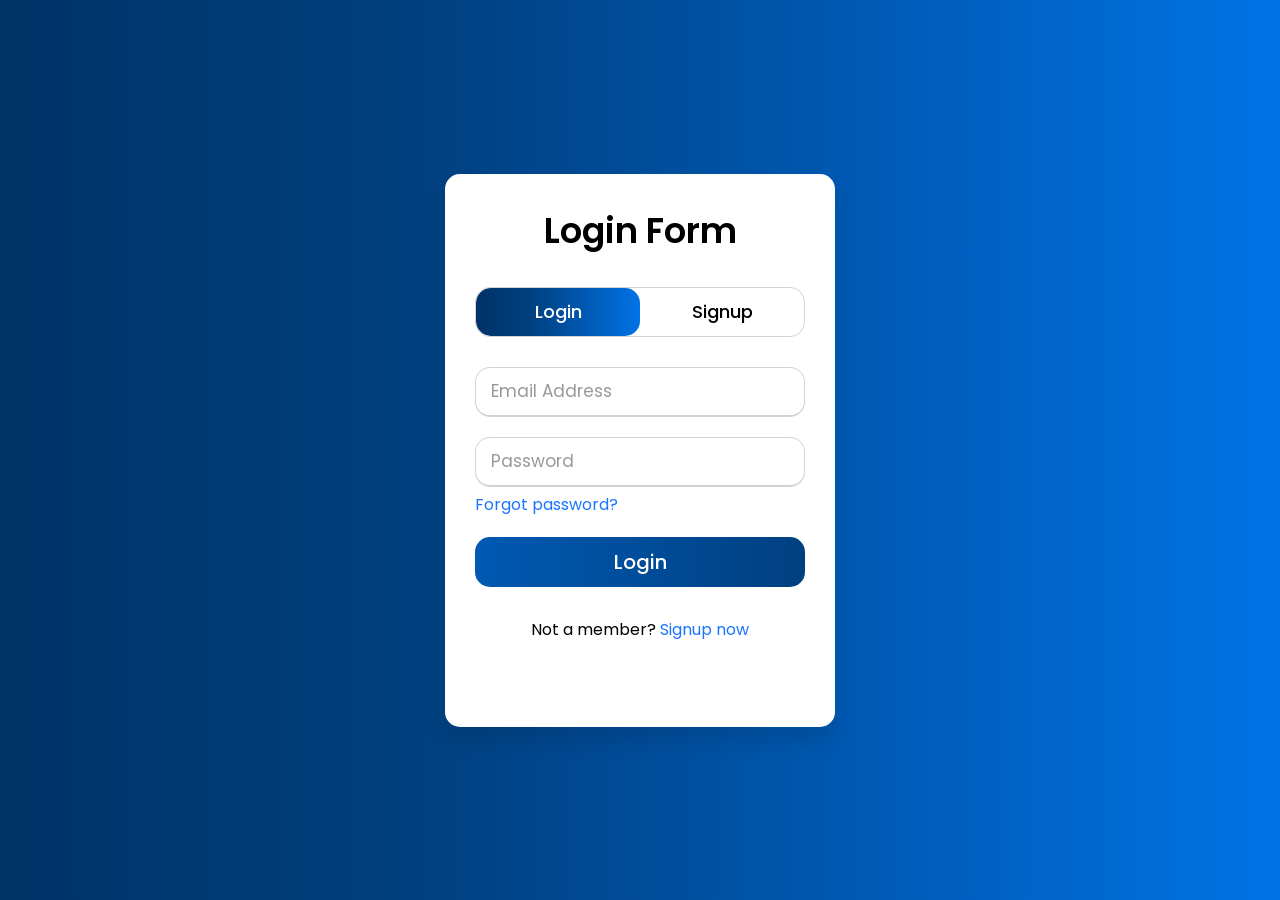
<file: mon-28-9-2026/index.html>
<!DOCTYPE html>
<html lang="en">

<head>

    <meta charset="UTF-8">

    <meta
        name="viewport"
        content="width=device-width, initial-scale=1.0"
    >

    <title>Login & Signup</title>

    <link
        rel="stylesheet"
        href="assets/css/style.css"
    >

</head>


<body>

    <div class="wrapper">


             <!-- TITLE -->

        <div class="title-text">

            <div class="title login">
                Login Form
            </div>

            <div class="title signup">
                Signup Form
            </div>

        </div>


             <!-- FORM CONTAINER -->

        <div class="form-container">


                     <!-- LOGIN / SIGNUP CONTROLS -->
    
            <div class="slide-controls">

                <input
                    type="radio"
                    name="slide"
                    id="login"
                    checked
                >

                <input
                    type="radio"
                    name="slide"
                    id="signup"
                >


                <label
                    for="login"
                    class="slide login"
                >
                    Login
                </label>


                <label
                    for="signup"
                    class="slide signup"
                >
                    Signup
                </label>


                <div class="slider-tab"></div>

            </div>


                     <!-- FORMS -->
    
            <div class="form-inner">


                     <!-- LOGIN FORM -->

                <form
                    action="#"
                    class="login"
                >

                    <div class="field">

                        <input
                            type="email"
                            id="loginEmail"
                            placeholder="Email Address"
                            required
                        >

                    </div>


                    <div class="field">

                        <input
                            type="password"
                            id="loginPassword"
                            placeholder="Password"
                            required
                        >

                    </div>


                    <div class="pass-link">

                        <a href="#">
                            Forgot password?
                        </a>

                    </div>


                    <div class="field btn">

                        <div class="btn-layer"></div>

                        <input
                            type="submit"
                            value="Login"
                        >

                    </div>


                    <div class="signup-link">

                        Not a member?

                        <a href="#">
                            Signup now
                        </a>

                    </div>

                </form>


                     <!-- SIGNUP FORM -->

                <form
                    action="#"
                    class="signup"
                >

                    <!-- Name -->

                    <div class="field">

                        <input
                            type="text"
                            id="signupName"
                            placeholder="Name"
                            required
                        >

                    </div>


                    <!-- Email -->

                    <div class="field">

                        <input
                            type="email"
                            id="signupEmail"
                            placeholder="Email Address"
                            required
                        >

                    </div>


                    <!-- Password -->

                    <div class="field">

                        <input
                            type="password"
                            id="signupPassword"
                            placeholder="Password"
                            required
                        >

                    </div>


                    <!-- Confirm Password -->

                    <div class="field">

                        <input
                            type="password"
                            id="signupConfirmPassword"
                            placeholder="Confirm Password"
                            required
                        >

                    </div>


                    <!-- Submit -->

                    <div class="field btn">

                        <div class="btn-layer"></div>

                        <input
                            type="submit"
                            value="Signup"
                        >

                    </div>

                </form>

            </div>

        </div>

    </div>


    <script src="./assets/js/script.js"></script>

</body>

</html>
</file>
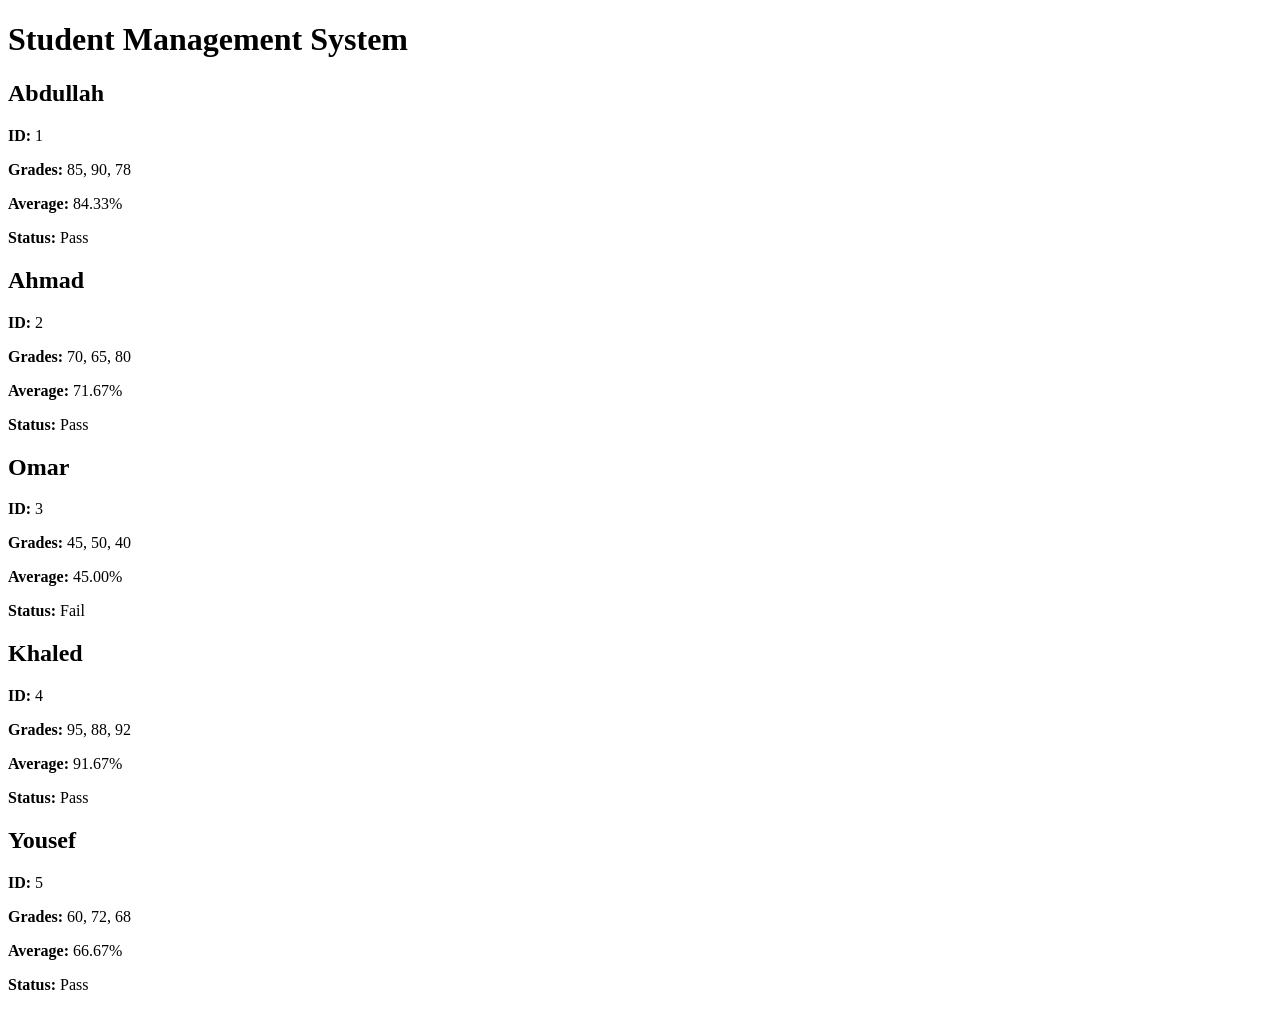
<file: sun-27-9-2026/index.html>
<!DOCTYPE html>
<html lang="en">
<head>
    <meta charset="UTF-8">
    <meta name="viewport" content="width=device-width, initial-scale=1.0">
    <title>Document</title>
</head>
<body>

    <header>
        <h1>Student Management System</h1>
    </header>

    <main>
        <section id="reports"></section>
    </main>


    <div id="reports"></div>

    <!-- <script src="./assets/js/script.js"></script> -->
    
    <script type="module" src="./assets/js/app.js"></script>
</body>
</html>
</file>
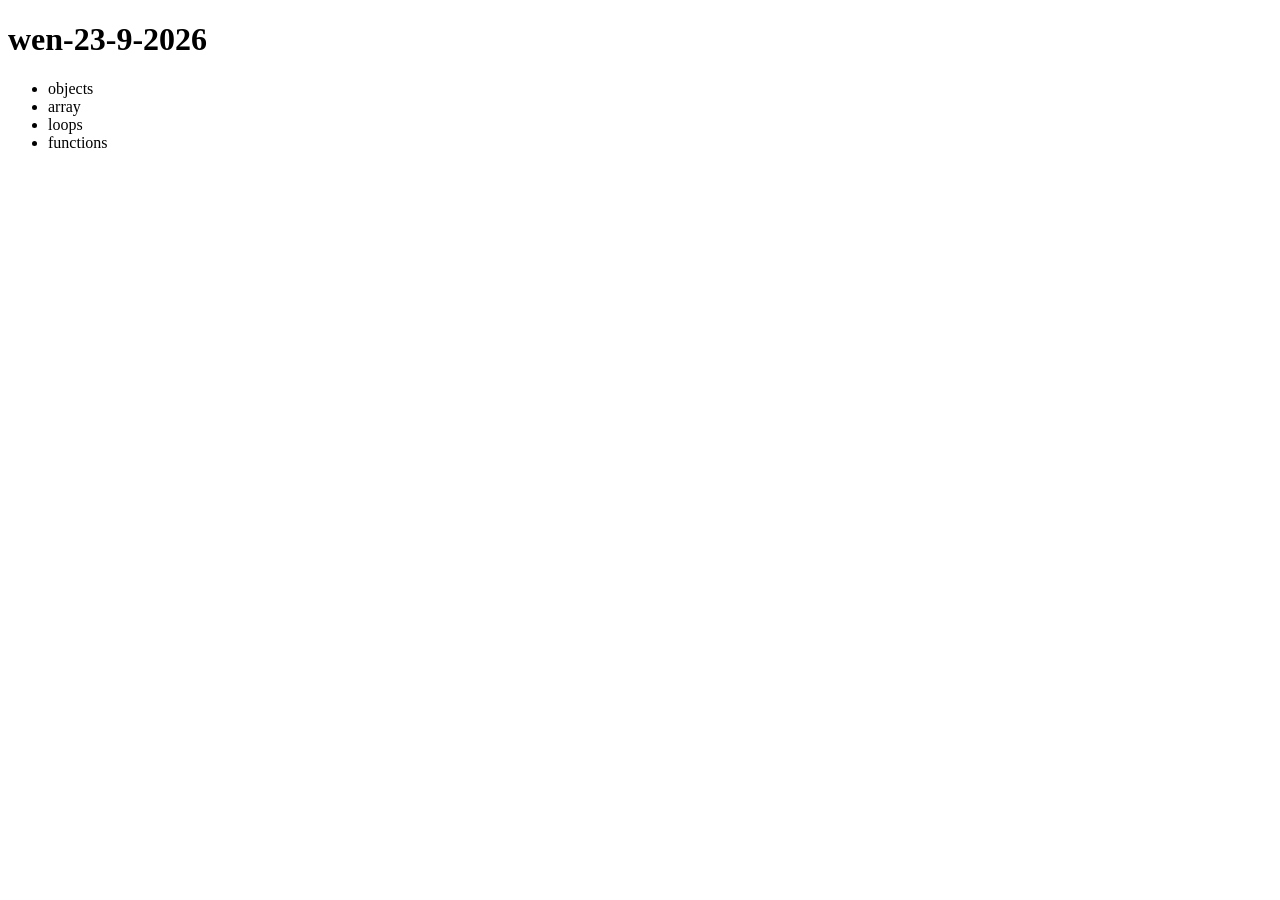
<file: wen-23-9-2026/index.html>
<!DOCTYPE html>
<html lang="en">
<head>
    <meta charset="UTF-8">
    <meta name="viewport" content="width=device-width, initial-scale=1.0">
    <title>wen-23-9-2026</title>
</head>
<body>

    <h1>wen-23-9-2026</h1>
    <ul>
        <li>objects</li>
        <li>array</li>
        <li>loops</li>
        <li>functions</li>
    </ul>


    <script src="./js-arrays.js"></script>
    <script src="./js-object.js"></script>
    <script src="./js-loops.js"></script>
    <script src="./js-function.js"></script>
    
</body>
</html>
</file>
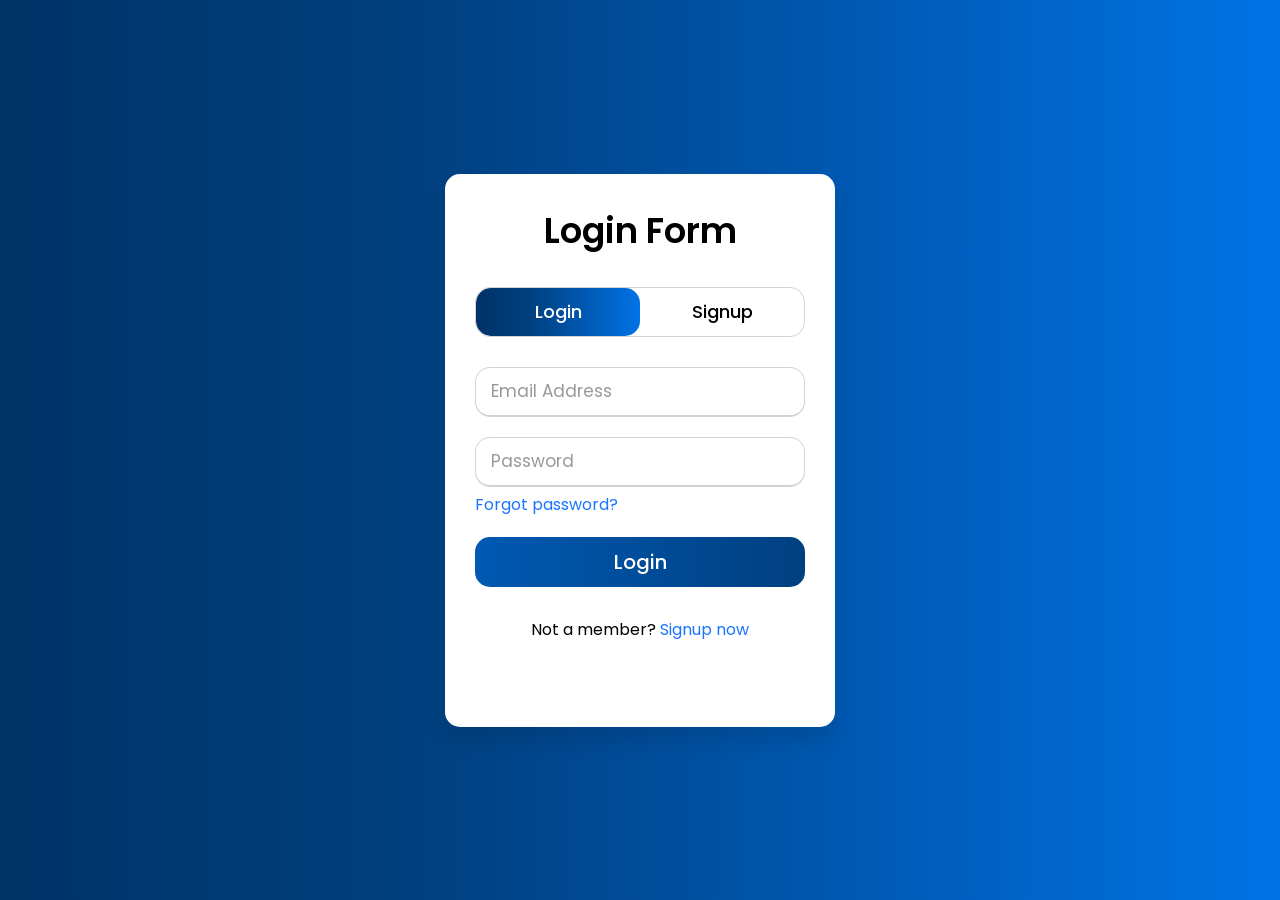
<file: mon-28-9-2026/admin-dashboard.html>
<!DOCTYPE html>

<html lang="en">

<head>


<meta charset="UTF-8">

<meta
    name="viewport"
    content="width=device-width, initial-scale=1.0"
>

<title>Admin Dashboard</title>

<link
    rel="stylesheet"
    href="assets/css/admin-dashboard.css"
>


</head>

<body>



     <!-- HEADER -->


<header class="header">

    <div class="header-left">

        <h1>Admin Dashboard</h1>

    </div>


    <div class="header-right">

        <span id="adminName">
            Admin
        </span>

        <button id="logoutBtn">
            Logout
        </button>

    </div>

</header>




     <!-- MAIN -->


<main class="container">


    
         <!-- ADD USER -->


    <section class="card">

        <div class="card-header">

            <h2>Add User</h2>

            <p>
                Create a new user account
            </p>

        </div>


        <form id="addUserForm">


            <!-- Name -->

            <div class="form-group">

                <label for="userName">
                    Name
                </label>

                <input
                    type="text"
                    id="userName"
                    placeholder="Enter name"
                    required
                >

            </div>


            <!-- Email -->

            <div class="form-group">

                <label for="userEmail">
                    Email
                </label>

                <input
                    type="email"
                    id="userEmail"
                    placeholder="Enter email"
                    required
                >

            </div>


            <!-- Password -->

            <div class="form-group">

                <label for="userPassword">
                    Password
                </label>

                <input
                    type="password"
                    id="userPassword"
                    placeholder="Enter password"
                    required
                >

            </div>


            <!-- Role -->

            <div class="form-group">

                <label for="userRole">
                    Role
                </label>

                <select id="userRole">

                    <option value="user">
                        User
                    </option>

                    <option value="admin">
                        Admin
                    </option>

                </select>

            </div>


            <!-- Submit -->

            <button
                type="submit"
                class="add-btn"
            >
                Add User
            </button>

        </form>

    </section>



    
         <!-- USERS -->
    

    <section class="card">

        <div class="card-header">

            <h2>Registered Users</h2>

            <p>
                All users registered in the system
            </p>

        </div>


        <div class="table-wrapper">

            <table>

                <thead>

                    <tr>

                        <th>#</th>

                        <th>Name</th>

                        <th>Email</th>

                        <th>Role</th>

                        <th>Action</th>

                    </tr>

                </thead>


                <tbody id="usersTable">

                    <!-- Users will be added here -->

                </tbody>

            </table>

        </div>

    </section>


</main>


<script src="assets/js/admin-dashboard.js"></script>


</body>

</html>
</file>
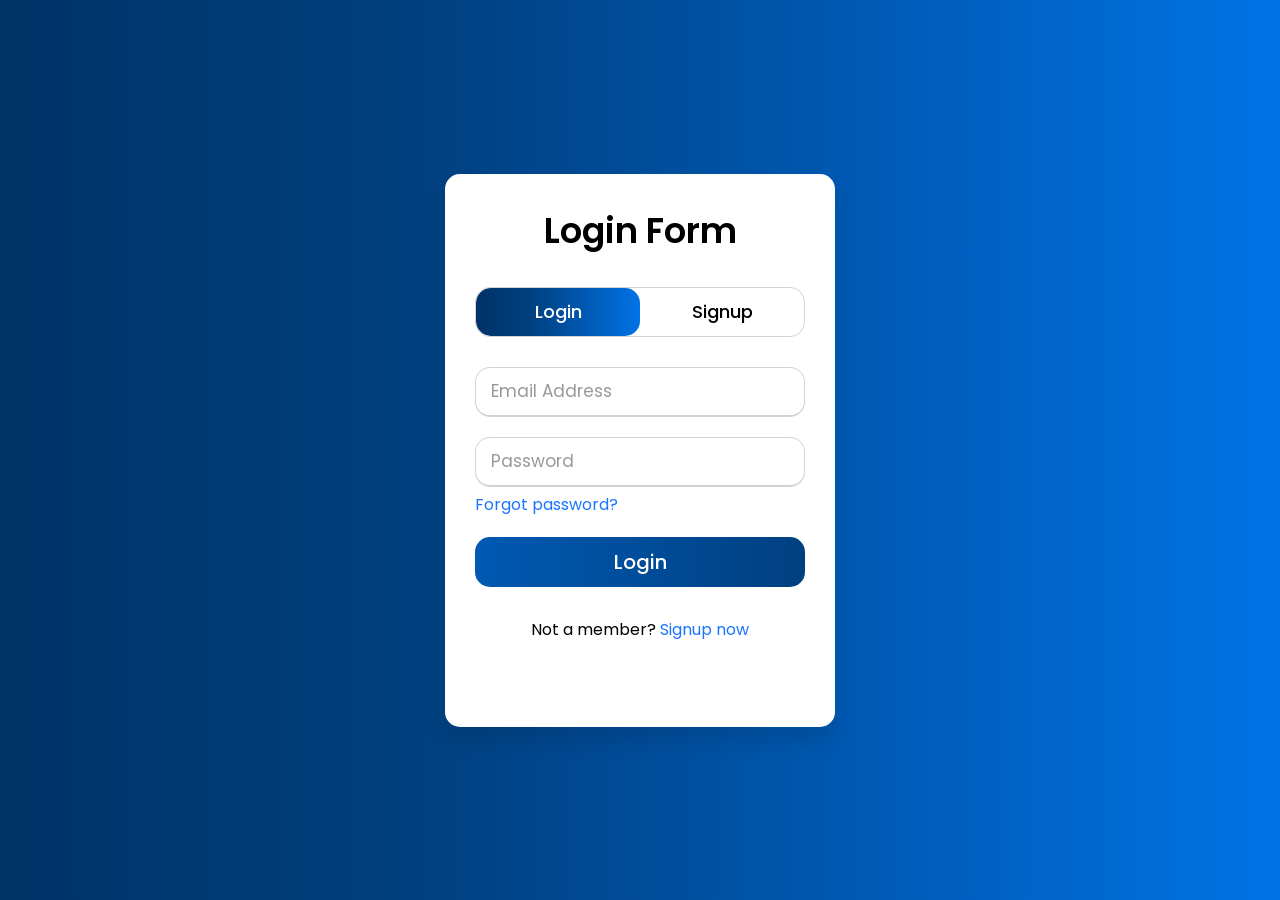
<file: mon-28-9-2026/dashboard.html>
<!DOCTYPE html>

<html lang="en">

<head>


<meta charset="UTF-8">

<meta
    name="viewport"
    content="width=device-width, initial-scale=1.0"
>

<title>User Dashboard</title>

<link
    rel="stylesheet"
    href="assets/css/dashboard.css"
>


</head>

<body>


     <!-- HEADER -->

<header class="header">

    <div class="header-left">

        <h1>Dashboard</h1>

    </div>


    <div class="header-right">

        <span id="headerUserName">
            User
        </span>

        <button id="logoutBtn">
            Logout
        </button>

    </div>

</header>



     <!-- LAYOUT -->

<div class="layout">


         <!-- SIDEBAR -->

    <aside class="sidebar">

        <nav>

            <a
                href="#"
                class="active"
            >
                Dashboard
            </a>


            <a href="#">
                Profile
            </a>


            <a href="#">
                Settings
            </a>

        </nav>

    </aside>



         <!-- MAIN CONTENT -->

    <main class="main">


        
             <!-- WELCOME -->
        

        <section class="welcome">

            <div>

                <p class="welcome-label">
                    Welcome back
                </p>

                <h2 id="welcomeName">
                    User
                </h2>

                <p>
                    Here is your account overview.
                </p>

            </div>

        </section>



        
             <!-- STATISTICS -->
       

        <section class="stats">


            <div class="stat-card">

                <span>
                    Account
                </span>

                <strong>
                    Active
                </strong>

            </div>


            <div class="stat-card">

                <span>
                    Role
                </span>

                <strong id="userRole">
                    User
                </strong>

            </div>


            <div class="stat-card">

                <span>
                    Status
                </span>

                <strong>
                    Online
                </strong>

            </div>


        </section>



       
             <!-- ACCOUNT INFORMATION -->
       

        <section class="card">

            <div class="card-header">

                <h2>
                    Account Information
                </h2>

                <p>
                    Your current account details
                </p>

            </div>


            <div class="user-info">


                <div class="info-item">

                    <span>
                        Name
                    </span>

                    <strong id="userName">
                        -
                    </strong>

                </div>


                <div class="info-item">

                    <span>
                        Email
                    </span>

                    <strong id="userEmail">
                        -
                    </strong>

                </div>


                <div class="info-item">

                    <span>
                        Role
                    </span>

                    <strong id="userRoleInfo">
                        -
                    </strong>

                </div>


            </div>

        </section>



        
             <!-- RECENT ACTIVITY -->
        

        <section class="card">

            <div class="card-header">

                <h2>
                    Recent Activity
                </h2>

                <p>
                    Your latest account activity
                </p>

            </div>


            <div class="activity">

                <div class="activity-item">

                    <span class="activity-dot"></span>

                    <div>

                        <strong>
                            Login successful
                        </strong>

                        <p>
                            You are currently logged in.
                        </p>

                    </div>

                </div>


                <div class="activity-item">

                    <span class="activity-dot"></span>

                    <div>

                        <strong>
                            Account active
                        </strong>

                        <p>
                            Your account is active.
                        </p>

                    </div>

                </div>

            </div>

        </section>


    </main>

</div>



<script src="assets/js/dashboard.js"></script>


</body>

</html>
</file>
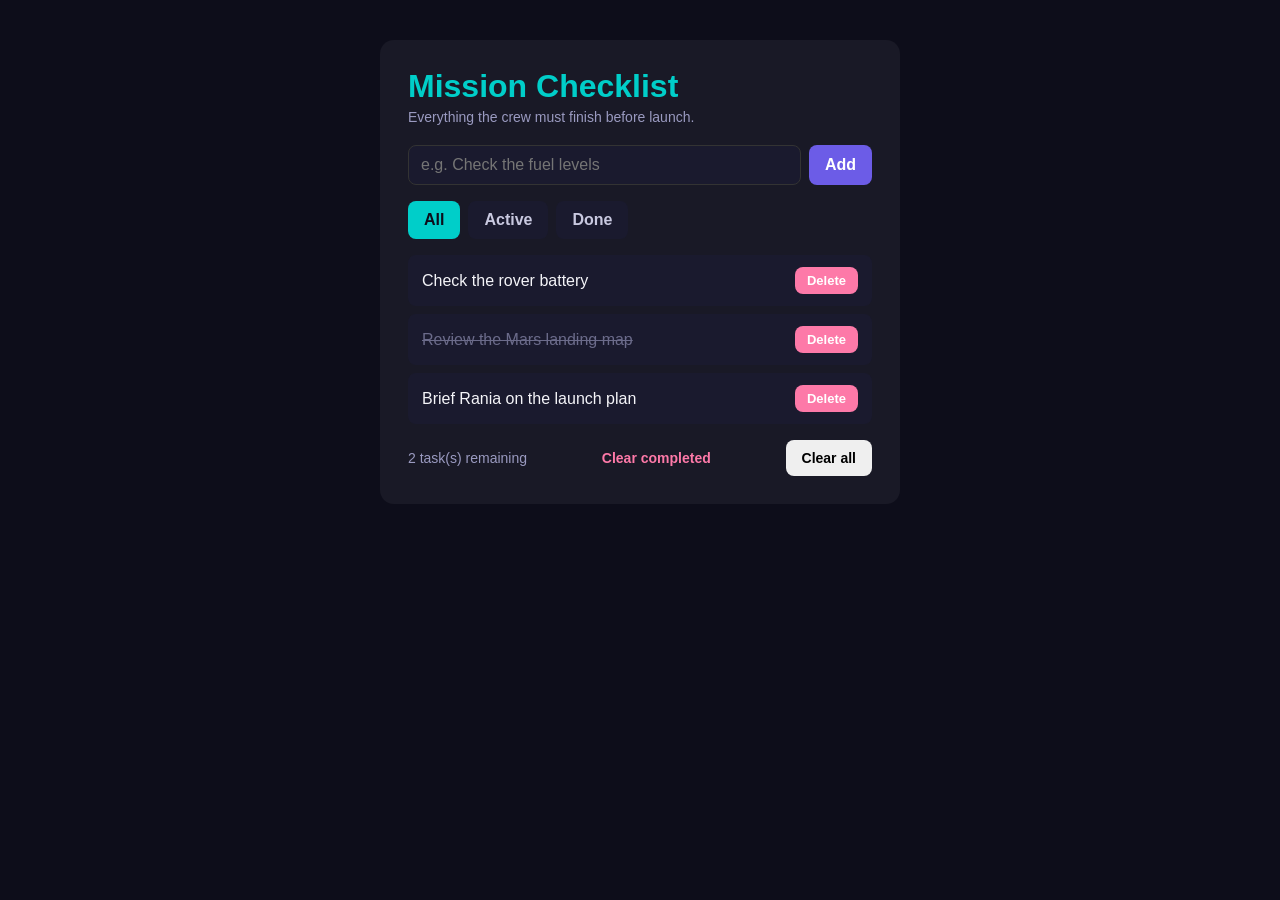
<file: to-do/index (2).html>
<!DOCTYPE html>
<html lang="en">
<head>
  <meta charset="UTF-8">
  <meta name="viewport" content="width=device-width, initial-scale=1.0">
  <title>Mission Checklist</title>

  <!-- The styling is already done for you. Your job is the JavaScript.
       Notice the classes .done, .hidden, and .active below:
       your code will add and remove them with classList. -->
  <style>
    * { margin: 0; padding: 0; box-sizing: border-box; }
    body { font-family: 'Segoe UI', Arial, sans-serif; background: #0d0d1a; color: #f4f4f8; padding: 40px 16px; }
    .app { max-width: 520px; margin: 0 auto; background: rgba(255,255,255,0.05); border-radius: 14px; padding: 28px; }
    h1 { color: #00CEC9; margin-bottom: 4px; }
    .subtitle { color: #9a9ac0; margin-bottom: 20px; font-size: 14px; }
    form { display: flex; gap: 8px; margin-bottom: 6px; }
    input { flex: 1; padding: 10px 12px; border-radius: 8px; border: 1px solid #333; background: #1a1a2e; color: #fff; font: inherit; }
    button { padding: 10px 16px; border: none; border-radius: 8px; cursor: pointer; font: inherit; font-weight: 600; }
    #task-form button { background: #6C5CE7; color: #fff; }
    #char-count { font-size: 12px; color: #9a9ac0; margin-bottom: 16px; }
    .filters { display: flex; gap: 8px; margin-bottom: 16px; }
    .filter-btn { background: #1a1a2e; color: #c9c9e0; }
    .filter-btn.active { background: #00CEC9; color: #0d0d1a; }
    ul { list-style: none; }
    li { display: flex; justify-content: space-between; align-items: center; background: #1a1a2e; padding: 12px 14px; border-radius: 8px; margin-bottom: 8px; }
    .task-text { cursor: pointer; flex: 1; }
    li.done .task-text { text-decoration: line-through; color: #6b6b8a; }
    .delete-btn { background: #FD79A8; color: #fff; padding: 6px 12px; font-size: 13px; }
    .footer { display: flex; justify-content: space-between; align-items: center; margin-top: 16px; font-size: 14px; color: #9a9ac0; }
    #clear-done { background: transparent; color: #FD79A8; padding: 0; }
    #empty-msg { text-align: center; color: #6b6b8a; padding: 20px 0; }
    .hidden { display: none; }
  </style>
</head>
<body>

  <div class="app">
    <h1>Mission Checklist</h1>
    <p class="subtitle">Everything the crew must finish before launch.</p>

    <!-- Form to add a new task -->
    <form id="task-form">
      <input type="text" id="task-input" placeholder="e.g. Check the fuel levels" maxlength="50">
      <button type="submit">Add</button>
    </form>
    <p id="char-count"></p>

    <!-- Filter buttons (used in the BONUS steps).
         data-filter stores which filter each button applies. -->
    <div class="filters">
      <button class="filter-btn active" data-filter="all">All</button>
      <button class="filter-btn" data-filter="active">Active</button>
      <button class="filter-btn" data-filter="done">Done</button>
    </div>

    <!-- EMPTY on purpose: your JavaScript builds the items -->
    <ul id="task-list"></ul>

    <!-- Shown only when there are no tasks at all -->
    <p id="empty-msg" class="hidden">No tasks yet. Add your first mission task.</p>

    <div class="footer">
      <span id="counter"></span>
      <button id="clear-done">Clear completed</button>
      <button id="clear-all">Clear all</button>
    </div>
  </div>

  <!-- Script at the end of body, so all elements exist first -->
  <script src="./script (1).js"></script>

</body>
</html>
</file>
<file: mon-28-9-2026/assets/css/style.css>
@import url('https://fonts.googleapis.com/css?family=Poppins:400,500,600,700&display=swap');
*{
  margin: 0;
  padding: 0;
  box-sizing: border-box;
  font-family: 'Poppins', sans-serif;
}
html,body{
  display: grid;
  height: 100%;
  width: 100%;
  place-items: center;
  background: -webkit-linear-gradient(left, #003366,#004080,#0059b3
, #0073e6);
}
::selection{
  background: #1a75ff;
  color: #fff;
}
.wrapper{
  overflow: hidden;
  max-width: 390px;
  background: #fff;
  padding: 30px;
  border-radius: 15px;
  box-shadow: 0px 15px 20px rgba(0,0,0,0.1);
}
.wrapper .title-text{
  display: flex;
  width: 200%;
}
.wrapper .title{
  width: 50%;
  font-size: 35px;
  font-weight: 600;
  text-align: center;
  transition: all 0.6s cubic-bezier(0.68,-0.55,0.265,1.55);
}
.wrapper .slide-controls{
  position: relative;
  display: flex;
  height: 50px;
  width: 100%;
  overflow: hidden;
  margin: 30px 0 10px 0;
  justify-content: space-between;
  border: 1px solid lightgrey;
  border-radius: 15px;
}
.slide-controls .slide{
  height: 100%;
  width: 100%;
  color: #fff;
  font-size: 18px;
  font-weight: 500;
  text-align: center;
  line-height: 48px;
  cursor: pointer;
  z-index: 1;
  transition: all 0.6s ease;
}
.slide-controls label.signup{
  color: #000;
}
.slide-controls .slider-tab{
  position: absolute;
  height: 100%;
  width: 50%;
  left: 0;
  z-index: 0;
  border-radius: 15px;
  background: -webkit-linear-gradient(left,#003366,#004080,#0059b3
, #0073e6);
  transition: all 0.6s cubic-bezier(0.68,-0.55,0.265,1.55);
}
input[type="radio"]{
  display: none;
}
#signup:checked ~ .slider-tab{
  left: 50%;
}
#signup:checked ~ label.signup{
  color: #fff;
  cursor: default;
  user-select: none;
}
#signup:checked ~ label.login{
  color: #000;
}
#login:checked ~ label.signup{
  color: #000;
}
#login:checked ~ label.login{
  cursor: default;
  user-select: none;
}
.wrapper .form-container{
  width: 100%;
  overflow: hidden;
}
.form-container .form-inner{
  display: flex;
  width: 200%;
}
.form-container .form-inner form{
  width: 50%;
  transition: all 0.6s cubic-bezier(0.68,-0.55,0.265,1.55);
}
.form-inner form .field{
  height: 50px;
  width: 100%;
  margin-top: 20px;
}
.form-inner form .field input{
  height: 100%;
  width: 100%;
  outline: none;
  padding-left: 15px;
  border-radius: 15px;
  border: 1px solid lightgrey;
  border-bottom-width: 2px;
  font-size: 17px;
  transition: all 0.3s ease;
}
.form-inner form .field input:focus{
  border-color: #1a75ff;
  /* box-shadow: inset 0 0 3px #fb6aae; */
}
.form-inner form .field input::placeholder{
  color: #999;
  transition: all 0.3s ease;
}
form .field input:focus::placeholder{
  color: #1a75ff;
}
.form-inner form .pass-link{
  margin-top: 5px;
}
.form-inner form .signup-link{
  text-align: center;
  margin-top: 30px;
}
.form-inner form .pass-link a,
.form-inner form .signup-link a{
  color: #1a75ff;
  text-decoration: none;
}
.form-inner form .pass-link a:hover,
.form-inner form .signup-link a:hover{
  text-decoration: underline;
}
form .btn{
  height: 50px;
  width: 100%;
  border-radius: 15px;
  position: relative;
  overflow: hidden;
}
form .btn .btn-layer{
  height: 100%;
  width: 300%;
  position: absolute;
  left: -100%;
  background: -webkit-linear-gradient(right,#003366,#004080,#0059b3
, #0073e6);
  border-radius: 15px;
  transition: all 0.4s ease;;
}
form .btn:hover .btn-layer{
  left: 0;
}
form .btn input[type="submit"]{
  height: 100%;
  width: 100%;
  z-index: 1;
  position: relative;
  background: none;
  border: none;
  color: #fff;
  padding-left: 0;
  border-radius: 15px;
  font-size: 20px;
  font-weight: 500;
  cursor: pointer;
}
</file>
<file: mon-28-9-2026/assets/css/admin-dashboard.css>
* {
  margin: 0;
  padding: 0;
  box-sizing: border-box;
  font-family: Arial, sans-serif;
  }

body {
background: #f5f6fa;
color: #222;
}

/* 
HEADER
 */

.header {


height: 70px;

background: #ffffff;

display: flex;

align-items: center;

justify-content: space-between;

padding: 0 40px;

border-bottom: 1px solid #ddd;


}

.header h1 {

font-size: 24px;

}

.header-right {

display: flex;

align-items: center;

gap: 20px;

}

#adminName {

font-weight: 600;

}

#logoutBtn {

border: none;

background: #222;

color: white;

padding: 10px 18px;

border-radius: 8px;

cursor: pointer;

}

#logoutBtn:hover {

background: #444;

}

/* 
CONTAINER
 */

.container {

max-width: 1100px;

margin: 40px auto;

padding: 0 20px;

}

/* 
CARD
 */

.card {

background: white;

border-radius: 12px;

padding: 25px;

margin-bottom: 30px;

box-shadow:
    0 4px 15px rgba(0, 0, 0, 0.06);

}

.card-header {

margin-bottom: 25px;

}

.card-header h2 {

margin-bottom: 5px;

}

.card-header p {

color: #777;

font-size: 14px;

}

/* 
FORM
 */

#addUserForm {

display: grid;

grid-template-columns:
    repeat(2, 1fr);

gap: 20px;

}

.form-group {

display: flex;

flex-direction: column;

gap: 8px;

}

.form-group label {

font-weight: 600;

font-size: 14px;

}

.form-group input,
.form-group select {

height: 45px;

padding: 0 12px;

border: 1px solid #ddd;

border-radius: 8px;

outline: none;

font-size: 15px;

}

.form-group input:focus,
.form-group select:focus {

border-color: #222;

}

/* 
ADD BUTTON
 */

.add-btn {

height: 45px;

background: #222;

color: white;

border: none;

border-radius: 8px;

cursor: pointer;

font-size: 15px;

font-weight: 600;

align-self: end;

}

.add-btn:hover {

background: #444;

}

/* 
TABLE
 */

.table-wrapper {

overflow-x: auto;

}

table {

width: 100%;

border-collapse: collapse;

}

th,
td {

padding: 15px;

text-align: left;

border-bottom: 1px solid #eee;

}

th {

background: #f8f8f8;

font-size: 14px;

}

td {

font-size: 14px;

}

/* 
ROLE
 */

.role {

display: inline-block;

padding: 5px 10px;

border-radius: 20px;

font-size: 12px;

font-weight: 600;

}

.role-user {

background: #e8f1ff;

color: #1769aa;

}

.role-admin {

background: #eee;

color: #222;

}

/* 
DELETE
 */

.delete-btn {

border: none;

background: #e53935;

color: white;

padding: 7px 12px;

border-radius: 6px;

cursor: pointer;

}

.delete-btn:hover {

background: #c62828;

}

/* 
MOBILE
 */

@media (max-width: 700px) {

.header {

    padding: 0 20px;

}


.header h1 {

    font-size: 18px;

}


.header-right {

    gap: 10px;

}


#addUserForm {

    grid-template-columns: 1fr;

}


.container {

    margin-top: 20px;

}


}
</file>
<file: mon-28-9-2026/assets/css/dashboard.css>
* {
  margin: 0;
  padding: 0;
  box-sizing: border-box;
  font-family: Arial, sans-serif;
  }

body {
background: #f5f6fa;
color: #222;
}

/* ==========================================
HEADER
========================================== */

.header {


height: 70px;

background: #ffffff;

border-bottom: 1px solid #ddd;

display: flex;

align-items: center;

justify-content: space-between;

padding: 0 35px;


}

.header h1 {


font-size: 23px;


}

.header-right {


display: flex;

align-items: center;

gap: 20px;


}

#headerUserName {


font-weight: 600;


}

#logoutBtn {


border: none;

background: #222;

color: #fff;

padding: 10px 18px;

border-radius: 8px;

cursor: pointer;


}

#logoutBtn:hover {


background: #444;


}

/* ==========================================
LAYOUT
========================================== */

.layout {


display: flex;

min-height: calc(100vh - 70px);


}

/* ==========================================
SIDEBAR
========================================== */

.sidebar {


width: 220px;

background: #fff;

border-right: 1px solid #ddd;

padding: 30px 15px;


}

.sidebar nav {


display: flex;

flex-direction: column;

gap: 8px;


}

.sidebar a {


text-decoration: none;

color: #555;

padding: 12px 15px;

border-radius: 8px;

font-size: 15px;


}

.sidebar a:hover {


background: #f1f1f1;

color: #222;


}

.sidebar a.active {


background: #222;

color: #fff;


}

/* ==========================================
MAIN
========================================== */

.main {


flex: 1;

padding: 35px;

max-width: 1200px;


}

/* ==========================================
WELCOME
========================================== */

.welcome {


background: #fff;

border-radius: 12px;

padding: 30px;

margin-bottom: 25px;

box-shadow:
    0 4px 15px rgba(0, 0, 0, 0.05);


}

.welcome-label {


color: #777;

font-size: 14px;

margin-bottom: 5px;


}

.welcome h2 {


font-size: 30px;

margin-bottom: 8px;


}

.welcome p:last-child {


color: #777;


}

/* ==========================================
STATS
========================================== */

.stats {


display: grid;

grid-template-columns:
    repeat(3, 1fr);

gap: 20px;

margin-bottom: 25px;


}

.stat-card {


background: #fff;

padding: 25px;

border-radius: 12px;

box-shadow:
    0 4px 15px rgba(0, 0, 0, 0.05);


}

.stat-card span {


display: block;

color: #777;

font-size: 14px;

margin-bottom: 10px;


}

.stat-card strong {


font-size: 22px;


}

/* ==========================================
CARD
========================================== */

.card {


background: #fff;

border-radius: 12px;

padding: 25px;

margin-bottom: 25px;

box-shadow:
    0 4px 15px rgba(0, 0, 0, 0.05);


}

.card-header {


margin-bottom: 25px;


}

.card-header h2 {


margin-bottom: 5px;

font-size: 20px;


}

.card-header p {


color: #777;

font-size: 14px;


}

/* ==========================================
USER INFO
========================================== */

.user-info {


display: grid;

grid-template-columns:
    repeat(3, 1fr);

gap: 20px;


}

.info-item {


display: flex;

flex-direction: column;

gap: 8px;


}

.info-item span {


color: #777;

font-size: 13px;


}

.info-item strong {


font-size: 16px;

word-break: break-word;


}

/* ==========================================
ACTIVITY
========================================== */

.activity {


display: flex;

flex-direction: column;

gap: 20px;


}

.activity-item {


display: flex;

align-items: flex-start;

gap: 12px;


}

.activity-dot {


width: 10px;

height: 10px;

background: #222;

border-radius: 50%;

margin-top: 5px;

flex-shrink: 0;


}

.activity-item strong {


display: block;

margin-bottom: 4px;


}

.activity-item p {


color: #777;

font-size: 14px;


}

/* ==========================================
MOBILE
========================================== */

@media (max-width: 800px) {


.sidebar {

    width: 180px;

}


.main {

    padding: 20px;

}


.stats {

    grid-template-columns: 1fr;

}


.user-info {

    grid-template-columns: 1fr;

}


}

@media (max-width: 600px) {


.header {

    padding: 0 15px;

}


.header h1 {

    font-size: 18px;

}


#headerUserName {

    display: none;

}


.layout {

    display: block;

}


.sidebar {

    width: 100%;

    padding: 10px;

    border-right: none;

    border-bottom: 1px solid #ddd;

}


.sidebar nav {

    flex-direction: row;

}


.sidebar a {

    flex: 1;

    text-align: center;

}


.main {

    padding: 15px;

}


.welcome h2 {

    font-size: 24px;

}


}
</file>
